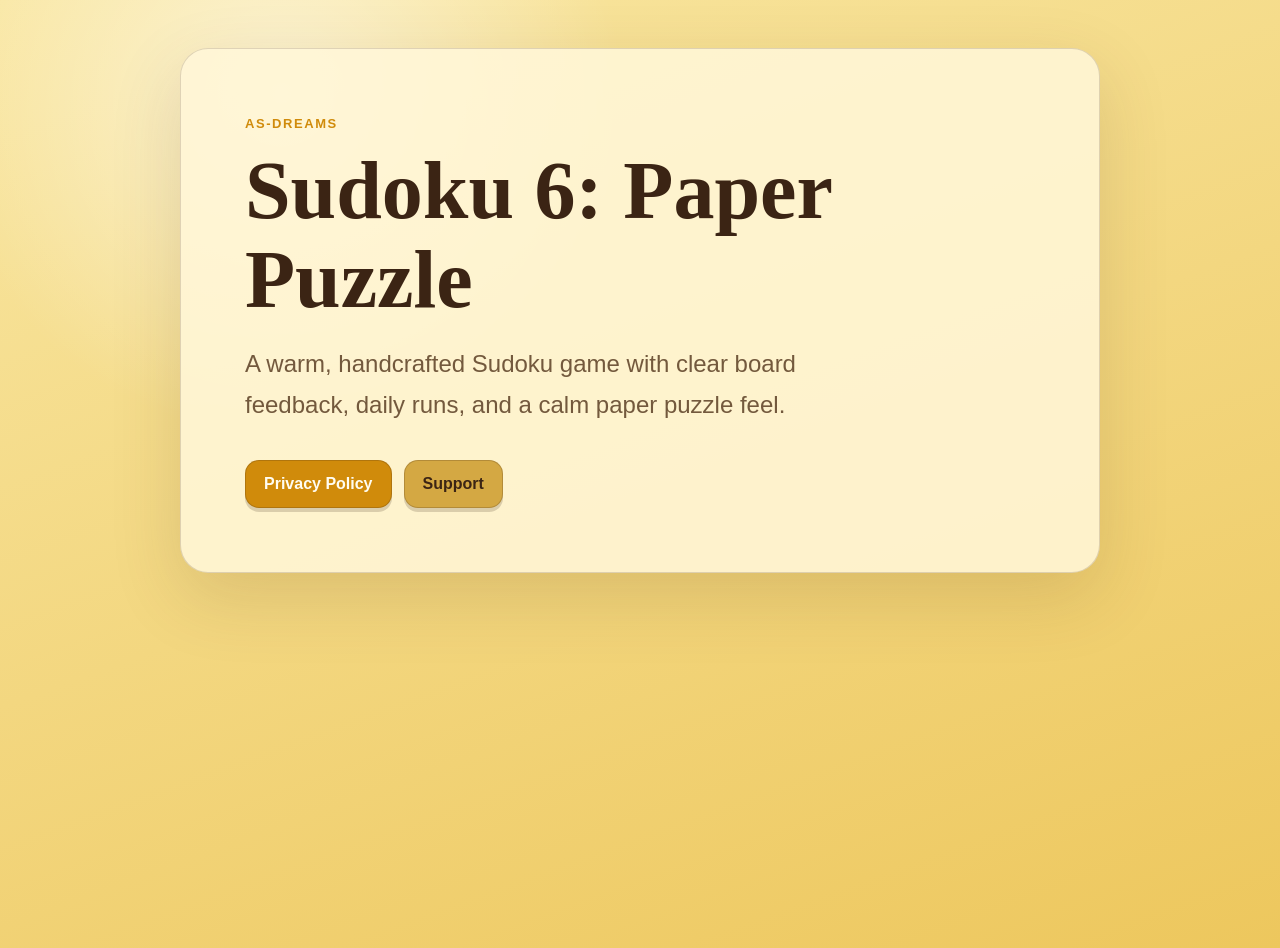
<file: index.html>
<!doctype html>
<html lang="en">
<head>
  <meta charset="utf-8">
  <meta name="viewport" content="width=device-width, initial-scale=1">
  <title>Sudoku 6: Paper Puzzle</title>
  <meta name="description" content="Official support and privacy pages for Sudoku 6: Paper Puzzle.">
  <link rel="stylesheet" href="styles.css">
</head>
<body>
  <main class="page">
    <section class="hero">
      <p class="eyebrow">AS-Dreams</p>
      <h1>Sudoku 6: Paper Puzzle</h1>
      <p class="lead">
        A warm, handcrafted Sudoku game with clear board feedback, daily runs,
        and a calm paper puzzle feel.
      </p>
      <nav class="links" aria-label="Sudoku 6 links">
        <a href="privacy.html">Privacy Policy</a>
        <a href="support.html">Support</a>
      </nav>
    </section>
  </main>
</body>
</html>
</file>
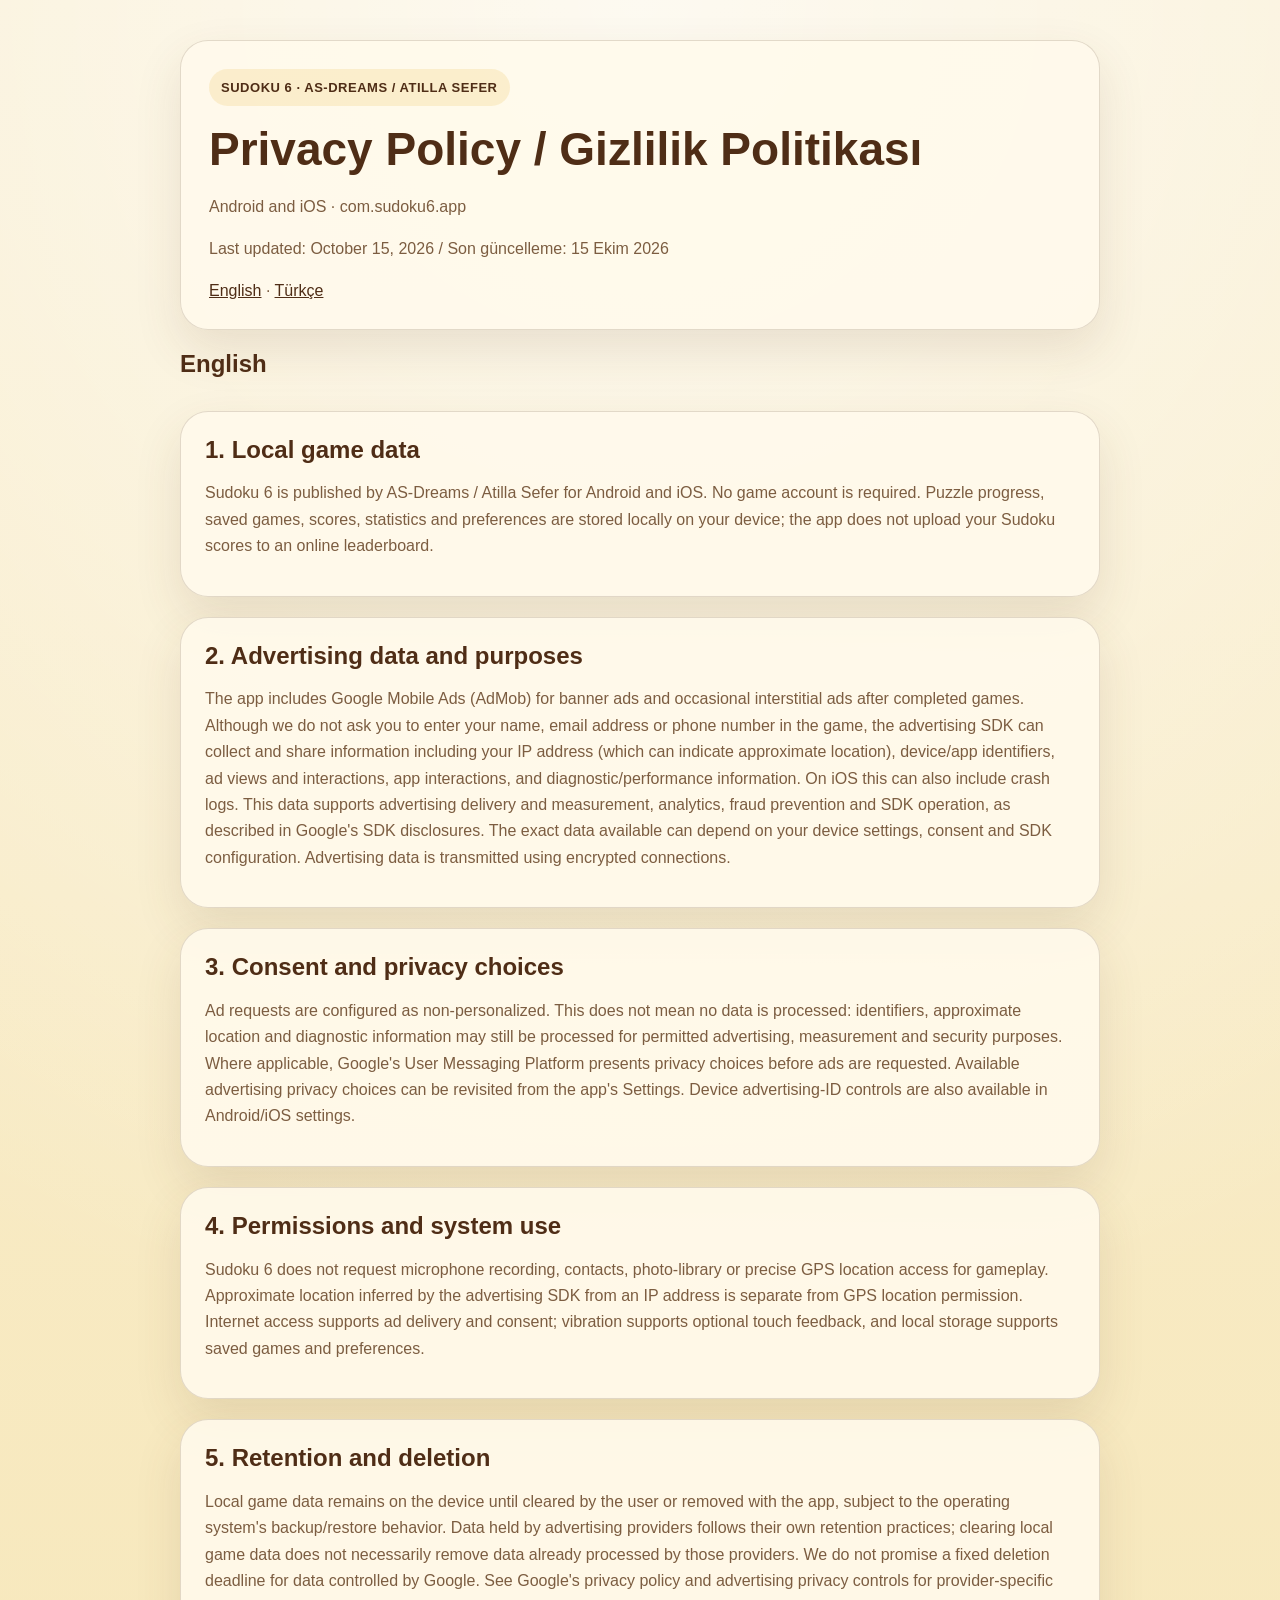
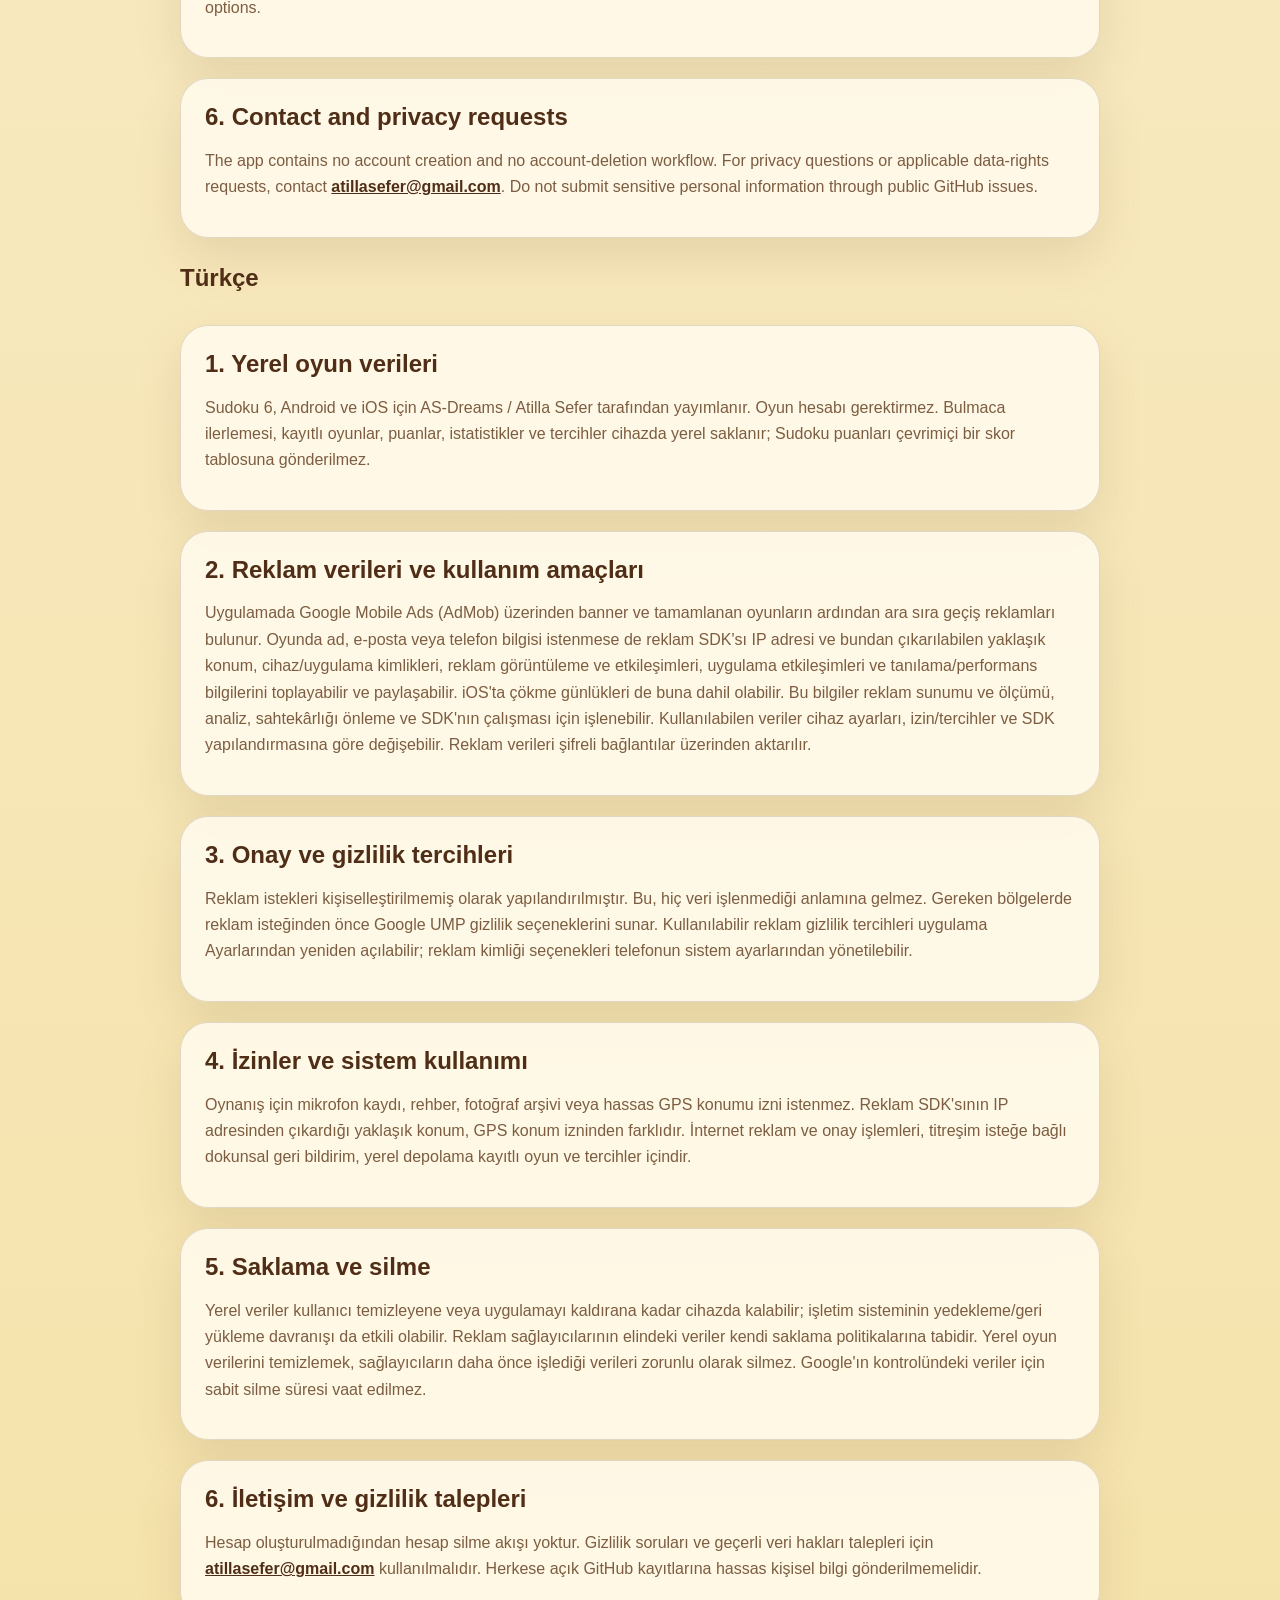
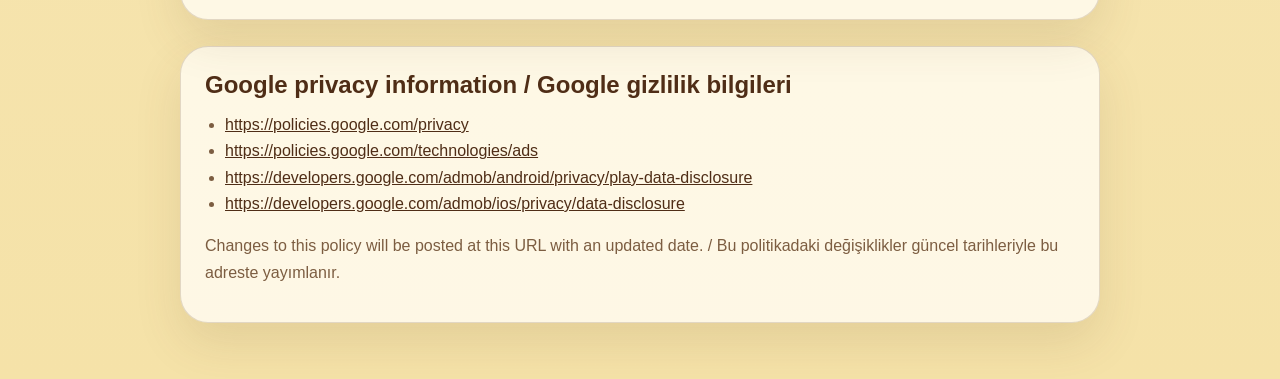
<file: privacy.html>
<!DOCTYPE html>
<html lang="en">
  <head>
    <meta charset="utf-8" />
    <meta name="viewport" content="width=device-width, initial-scale=1" />
    <title>Sudoku 6 Privacy Policy</title>
    <meta
      name="description"
      content="Privacy policy for Sudoku 6 on iOS and Android, package and bundle identifier com.sudoku6.app."
    />
    <style>
      :root {
        color-scheme: light;
        --paper: #f7e8bf;
        --paper-soft: #fbf2d6;
        --ink: #4f2d16;
        --ink-soft: #7c5d41;
        --accent: #e6b63c;
        --line: rgba(79, 45, 22, 0.16);
        --shadow: 0 20px 48px rgba(95, 63, 29, 0.12);
      }

      * {
        box-sizing: border-box;
      }

      body {
        margin: 0;
        font-family: "Segoe UI", Tahoma, Geneva, Verdana, sans-serif;
        line-height: 1.65;
        color: var(--ink);
        background:
          radial-gradient(circle at top, rgba(255, 255, 255, 0.7), transparent 38%),
          linear-gradient(180deg, #f9eed0 0%, #f5e2a8 100%);
      }

      .shell {
        width: min(920px, calc(100% - 32px));
        margin: 40px auto 56px;
      }

      .hero,
      .card {
        background: rgba(255, 250, 235, 0.9);
        border: 1px solid var(--line);
        border-radius: 28px;
        box-shadow: var(--shadow);
      }

      .hero {
        padding: 28px 28px 24px;
        margin-bottom: 20px;
      }

      .badge {
        display: inline-flex;
        align-items: center;
        gap: 8px;
        padding: 8px 12px;
        border-radius: 999px;
        background: rgba(230, 182, 60, 0.18);
        color: var(--ink);
        font-size: 13px;
        font-weight: 700;
        letter-spacing: 0.04em;
        text-transform: uppercase;
      }

      h1,
      h2,
      h3 {
        margin: 0 0 12px;
        line-height: 1.2;
      }

      h1 {
        font-size: clamp(32px, 4vw, 46px);
        margin-top: 16px;
      }

      h2 {
        font-size: 24px;
      }

      p,
      li {
        color: var(--ink-soft);
        font-size: 16px;
      }

      .hero p {
        max-width: 62ch;
        margin-bottom: 0;
      }

      .meta {
        display: grid;
        grid-template-columns: repeat(auto-fit, minmax(180px, 1fr));
        gap: 12px;
        margin-top: 18px;
      }

      .meta-item {
        padding: 14px 16px;
        border-radius: 18px;
        background: var(--paper-soft);
        border: 1px solid rgba(79, 45, 22, 0.08);
      }

      .meta-item strong {
        display: block;
        color: var(--ink);
        margin-bottom: 4px;
      }

      .grid {
        display: grid;
        gap: 20px;
      }

      .card {
        padding: 24px 24px 20px;
      }

      ul {
        margin: 0;
        padding-left: 20px;
      }

      .contact {
        margin-top: 18px;
        padding: 16px 18px;
        border-radius: 20px;
        background: rgba(230, 182, 60, 0.12);
        border: 1px dashed rgba(79, 45, 22, 0.24);
      }

      a {
        color: var(--ink);
      }

      .footer {
        margin-top: 18px;
        text-align: center;
        color: var(--ink-soft);
        font-size: 14px;
      }

      @media (max-width: 640px) {
        .shell {
          width: min(100% - 20px, 920px);
          margin: 20px auto 32px;
        }

        .hero,
        .card {
          border-radius: 22px;
        }

        .hero,
        .card {
          padding: 20px 18px;
        }
      }
    </style>
  </head>
  <body><main class="shell"><section class="hero"><span class="badge">Sudoku 6 · AS-Dreams / Atilla Sefer</span><h1>Privacy Policy / Gizlilik Politikası</h1>
<p>Android and iOS · com.sudoku6.app</p>
<p>Last updated: October 15, 2026 / Son güncelleme: 15 Ekim 2026</p>
<p><a href="#english">English</a> · <a href="#turkish">Türkçe</a></p>
</section>
<section class="grid" id="english" lang="en" aria-label="English"><h2>English</h2>
<article class="card"><h2>1. Local game data</h2>
<p>Sudoku 6 is published by AS-Dreams / Atilla Sefer for Android and iOS. No game account is required. Puzzle progress, saved games, scores, statistics and preferences are stored locally on your device; the app does not upload your Sudoku scores to an online leaderboard.</p>
</article>
<article class="card"><h2>2. Advertising data and purposes</h2>
<p>The app includes Google Mobile Ads (AdMob) for banner ads and occasional interstitial ads after completed games. Although we do not ask you to enter your name, email address or phone number in the game, the advertising SDK can collect and share information including your IP address (which can indicate approximate location), device/app identifiers, ad views and interactions, app interactions, and diagnostic/performance information. On iOS this can also include crash logs. This data supports advertising delivery and measurement, analytics, fraud prevention and SDK operation, as described in Google&#x27;s SDK disclosures. The exact data available can depend on your device settings, consent and SDK configuration. Advertising data is transmitted using encrypted connections.</p>
</article>
<article class="card"><h2>3. Consent and privacy choices</h2>
<p>Ad requests are configured as non-personalized. This does not mean no data is processed: identifiers, approximate location and diagnostic information may still be processed for permitted advertising, measurement and security purposes. Where applicable, Google&#x27;s User Messaging Platform presents privacy choices before ads are requested. Available advertising privacy choices can be revisited from the app&#x27;s Settings. Device advertising-ID controls are also available in Android/iOS settings.</p>
</article>
<article class="card"><h2>4. Permissions and system use</h2>
<p>Sudoku 6 does not request microphone recording, contacts, photo-library or precise GPS location access for gameplay. Approximate location inferred by the advertising SDK from an IP address is separate from GPS location permission. Internet access supports ad delivery and consent; vibration supports optional touch feedback, and local storage supports saved games and preferences.</p>
</article>
<article class="card"><h2>5. Retention and deletion</h2>
<p>Local game data remains on the device until cleared by the user or removed with the app, subject to the operating system&#x27;s backup/restore behavior. Data held by advertising providers follows their own retention practices; clearing local game data does not necessarily remove data already processed by those providers. We do not promise a fixed deletion deadline for data controlled by Google. See Google&#x27;s privacy policy and advertising privacy controls for provider-specific options.</p>
</article>
<article class="card"><h2>6. Contact and privacy requests</h2>
<p>The app contains no account creation and no account-deletion workflow. For privacy questions or applicable data-rights requests, contact <strong><a href="mailto:atillasefer@gmail.com">atillasefer@gmail.com</a></strong>. Do not submit sensitive personal information through public GitHub issues.</p>
</article>
</section>
<br><section class="grid" id="turkish" lang="tr" aria-label="Türkçe"><h2>Türkçe</h2>
<article class="card"><h2>1. Yerel oyun verileri</h2>
<p>Sudoku 6, Android ve iOS için AS-Dreams / Atilla Sefer tarafından yayımlanır. Oyun hesabı gerektirmez. Bulmaca ilerlemesi, kayıtlı oyunlar, puanlar, istatistikler ve tercihler cihazda yerel saklanır; Sudoku puanları çevrimiçi bir skor tablosuna gönderilmez.</p>
</article>
<article class="card"><h2>2. Reklam verileri ve kullanım amaçları</h2>
<p>Uygulamada Google Mobile Ads (AdMob) üzerinden banner ve tamamlanan oyunların ardından ara sıra geçiş reklamları bulunur. Oyunda ad, e-posta veya telefon bilgisi istenmese de reklam SDK&#x27;sı IP adresi ve bundan çıkarılabilen yaklaşık konum, cihaz/uygulama kimlikleri, reklam görüntüleme ve etkileşimleri, uygulama etkileşimleri ve tanılama/performans bilgilerini toplayabilir ve paylaşabilir. iOS&#x27;ta çökme günlükleri de buna dahil olabilir. Bu bilgiler reklam sunumu ve ölçümü, analiz, sahtekârlığı önleme ve SDK&#x27;nın çalışması için işlenebilir. Kullanılabilen veriler cihaz ayarları, izin/tercihler ve SDK yapılandırmasına göre değişebilir. Reklam verileri şifreli bağlantılar üzerinden aktarılır.</p>
</article>
<article class="card"><h2>3. Onay ve gizlilik tercihleri</h2>
<p>Reklam istekleri kişiselleştirilmemiş olarak yapılandırılmıştır. Bu, hiç veri işlenmediği anlamına gelmez. Gereken bölgelerde reklam isteğinden önce Google UMP gizlilik seçeneklerini sunar. Kullanılabilir reklam gizlilik tercihleri uygulama Ayarlarından yeniden açılabilir; reklam kimliği seçenekleri telefonun sistem ayarlarından yönetilebilir.</p>
</article>
<article class="card"><h2>4. İzinler ve sistem kullanımı</h2>
<p>Oynanış için mikrofon kaydı, rehber, fotoğraf arşivi veya hassas GPS konumu izni istenmez. Reklam SDK&#x27;sının IP adresinden çıkardığı yaklaşık konum, GPS konum izninden farklıdır. İnternet reklam ve onay işlemleri, titreşim isteğe bağlı dokunsal geri bildirim, yerel depolama kayıtlı oyun ve tercihler içindir.</p>
</article>
<article class="card"><h2>5. Saklama ve silme</h2>
<p>Yerel veriler kullanıcı temizleyene veya uygulamayı kaldırana kadar cihazda kalabilir; işletim sisteminin yedekleme/geri yükleme davranışı da etkili olabilir. Reklam sağlayıcılarının elindeki veriler kendi saklama politikalarına tabidir. Yerel oyun verilerini temizlemek, sağlayıcıların daha önce işlediği verileri zorunlu olarak silmez. Google&#x27;ın kontrolündeki veriler için sabit silme süresi vaat edilmez.</p>
</article>
<article class="card"><h2>6. İletişim ve gizlilik talepleri</h2>
<p>Hesap oluşturulmadığından hesap silme akışı yoktur. Gizlilik soruları ve geçerli veri hakları talepleri için <strong><a href="mailto:atillasefer@gmail.com">atillasefer@gmail.com</a></strong> kullanılmalıdır. Herkese açık GitHub kayıtlarına hassas kişisel bilgi gönderilmemelidir.</p>
</article>
</section>
<br><section class="card"><h2>Google privacy information / Google gizlilik bilgileri</h2>
<ul><li><a href="https://policies.google.com/privacy">https://policies.google.com/privacy</a></li>
<li><a href="https://policies.google.com/technologies/ads">https://policies.google.com/technologies/ads</a></li>
<li><a href="https://developers.google.com/admob/android/privacy/play-data-disclosure">https://developers.google.com/admob/android/privacy/play-data-disclosure</a></li>
<li><a href="https://developers.google.com/admob/ios/privacy/data-disclosure">https://developers.google.com/admob/ios/privacy/data-disclosure</a></li>
</ul>
<p>Changes to this policy will be posted at this URL with an updated date. / Bu politikadaki değişiklikler güncel tarihleriyle bu adreste yayımlanır.</p>
</section>
</main>
</body>
</html>
</file>
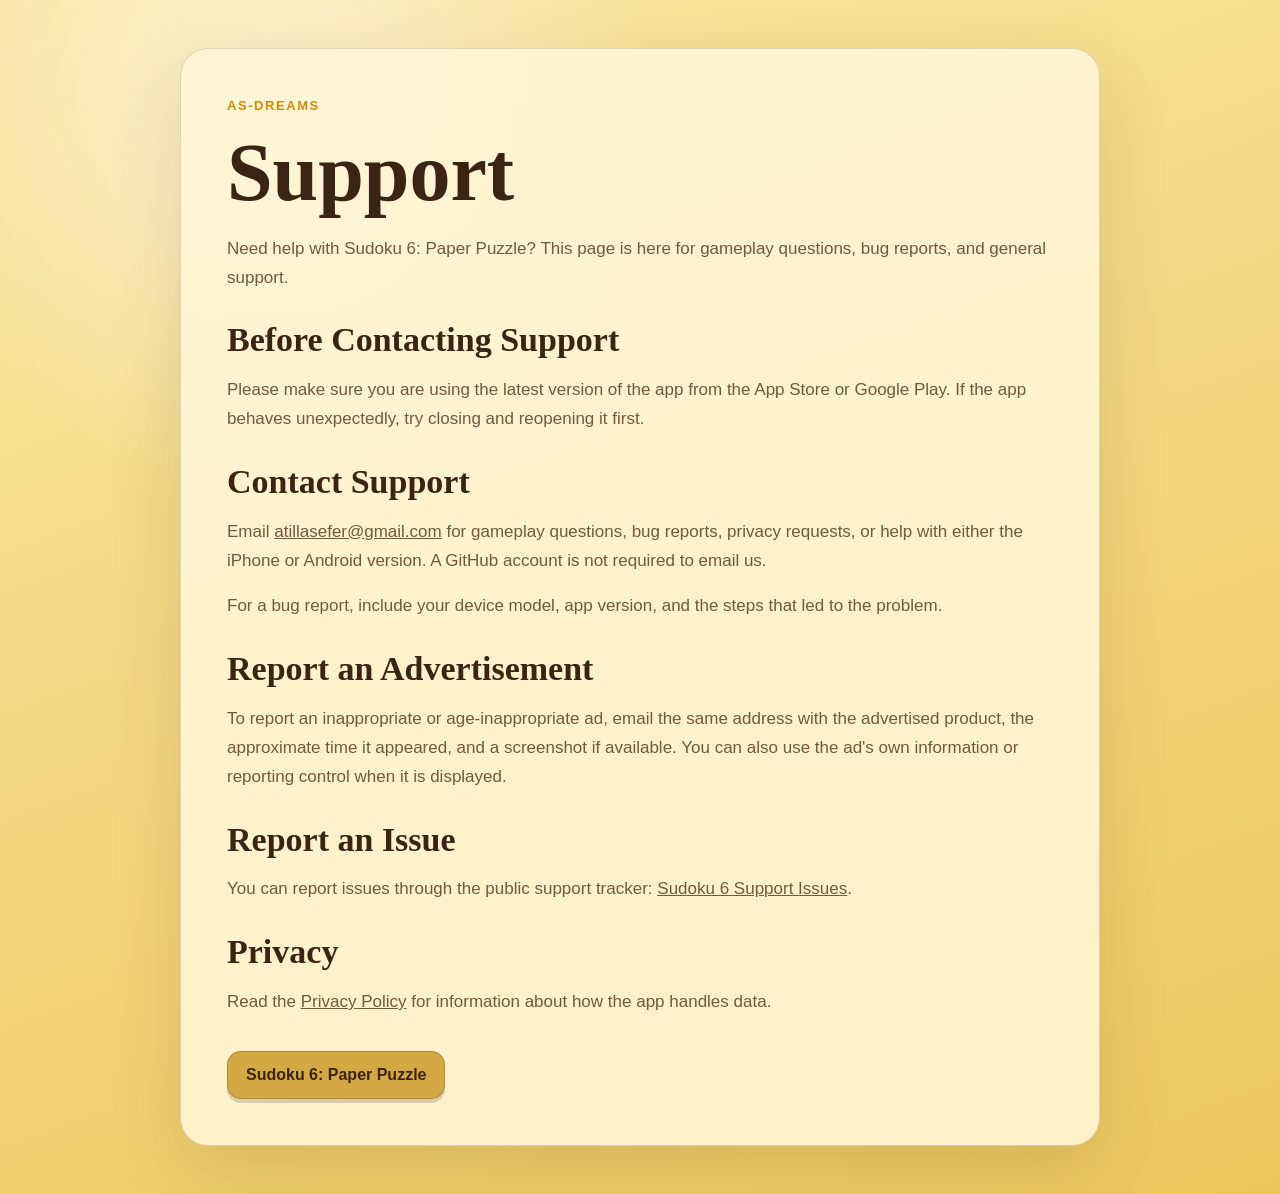
<file: support.html>
<!doctype html>
<html lang="en">
<head>
  <meta charset="utf-8">
  <meta name="viewport" content="width=device-width, initial-scale=1">
  <title>Sudoku 6 Support</title>
  <meta name="description" content="Support page for Sudoku 6: Paper Puzzle.">
  <link rel="stylesheet" href="styles.css">
</head>
<body>
  <main class="page document">
    <p class="eyebrow">AS-Dreams</p>
    <h1>Support</h1>
    <p>
      Need help with Sudoku 6: Paper Puzzle? This page is here for gameplay
      questions, bug reports, and general support.
    </p>

    <h2>Before Contacting Support</h2>
    <p>
      Please make sure you are using the latest version of the app from the
      App Store or Google Play. If the app behaves unexpectedly, try closing and
      reopening it first.
    </p>

    <h2>Contact Support</h2>
    <p>
      Email <a href="mailto:atillasefer@gmail.com">atillasefer@gmail.com</a>
      for gameplay questions, bug reports, privacy requests, or help with either
      the iPhone or Android version. A GitHub account is not required to email us.
    </p>
    <p>
      For a bug report, include your device model, app version, and the steps
      that led to the problem.
    </p>

    <h2>Report an Advertisement</h2>
    <p>
      To report an inappropriate or age-inappropriate ad, email the same address
      with the advertised product, the approximate time it appeared, and a
      screenshot if available. You can also use the ad's own information or
      reporting control when it is displayed.
    </p>

    <h2>Report an Issue</h2>
    <p>
      You can report issues through the public support tracker:
      <a href="https://github.com/AS-Dreams/sudoku6-pages/issues">Sudoku 6 Support Issues</a>.
    </p>

    <h2>Privacy</h2>
    <p>
      Read the <a href="privacy.html">Privacy Policy</a> for information about
      how the app handles data.
    </p>

    <footer>
      <a href="index.html">Sudoku 6: Paper Puzzle</a>
    </footer>
  </main>
</body>
</html>
</file>
<file: styles.css>
:root {
  color-scheme: light;
  --paper: #f6dc87;
  --paper-soft: #fff6d8;
  --ink: #3b2414;
  --ink-soft: #73593d;
  --accent: #d08b0b;
  --line: rgba(59, 36, 20, 0.16);
  --shadow: 0 24px 70px rgba(91, 63, 26, 0.16);
}

* {
  box-sizing: border-box;
}

body {
  margin: 0;
  min-height: 100vh;
  font-family: Georgia, "Times New Roman", serif;
  color: var(--ink);
  background:
    radial-gradient(circle at 22% 10%, rgba(255, 255, 255, 0.55), transparent 26%),
    linear-gradient(160deg, #f9e7a3 0%, #edc75d 100%);
}

a {
  color: inherit;
}

.page {
  width: min(920px, calc(100% - 32px));
  margin: 48px auto;
}

.hero,
.document {
  border: 1px solid var(--line);
  border-radius: 28px;
  background: rgba(255, 246, 216, 0.88);
  box-shadow: var(--shadow);
}

.hero {
  padding: clamp(28px, 6vw, 64px);
}

.document {
  padding: clamp(24px, 5vw, 46px);
}

.eyebrow {
  margin: 0 0 12px;
  color: var(--accent);
  font-family: -apple-system, BlinkMacSystemFont, "Segoe UI", sans-serif;
  font-size: 13px;
  font-weight: 800;
  letter-spacing: 0.12em;
  text-transform: uppercase;
}

h1,
h2 {
  margin: 0;
  line-height: 1.08;
}

h1 {
  max-width: 820px;
  font-size: clamp(42px, 8vw, 82px);
}

h2 {
  margin-top: 30px;
  font-size: clamp(24px, 3vw, 34px);
}

p {
  color: var(--ink-soft);
  font-family: -apple-system, BlinkMacSystemFont, "Segoe UI", sans-serif;
  font-size: 17px;
  line-height: 1.7;
}

.lead {
  max-width: 620px;
  margin: 20px 0 0;
  font-size: clamp(18px, 2.8vw, 24px);
}

.links {
  display: flex;
  flex-wrap: wrap;
  gap: 12px;
  margin-top: 34px;
}

.links a,
footer a {
  display: inline-flex;
  align-items: center;
  justify-content: center;
  min-height: 48px;
  padding: 12px 18px;
  border: 1px solid rgba(59, 36, 20, 0.22);
  border-radius: 14px;
  background: #d4a843;
  color: var(--ink);
  font-family: -apple-system, BlinkMacSystemFont, "Segoe UI", sans-serif;
  font-weight: 800;
  text-decoration: none;
  box-shadow: 0 4px 0 rgba(59, 36, 20, 0.18);
}

.links a:first-child {
  background: var(--accent);
  color: #fffdf2;
}

footer {
  margin-top: 34px;
}

@media (max-width: 640px) {
  .page {
    width: min(100% - 20px, 920px);
    margin: 20px auto 32px;
  }

  .hero,
  .document {
    border-radius: 22px;
  }

  .links {
    flex-direction: column;
  }
}
</file>
